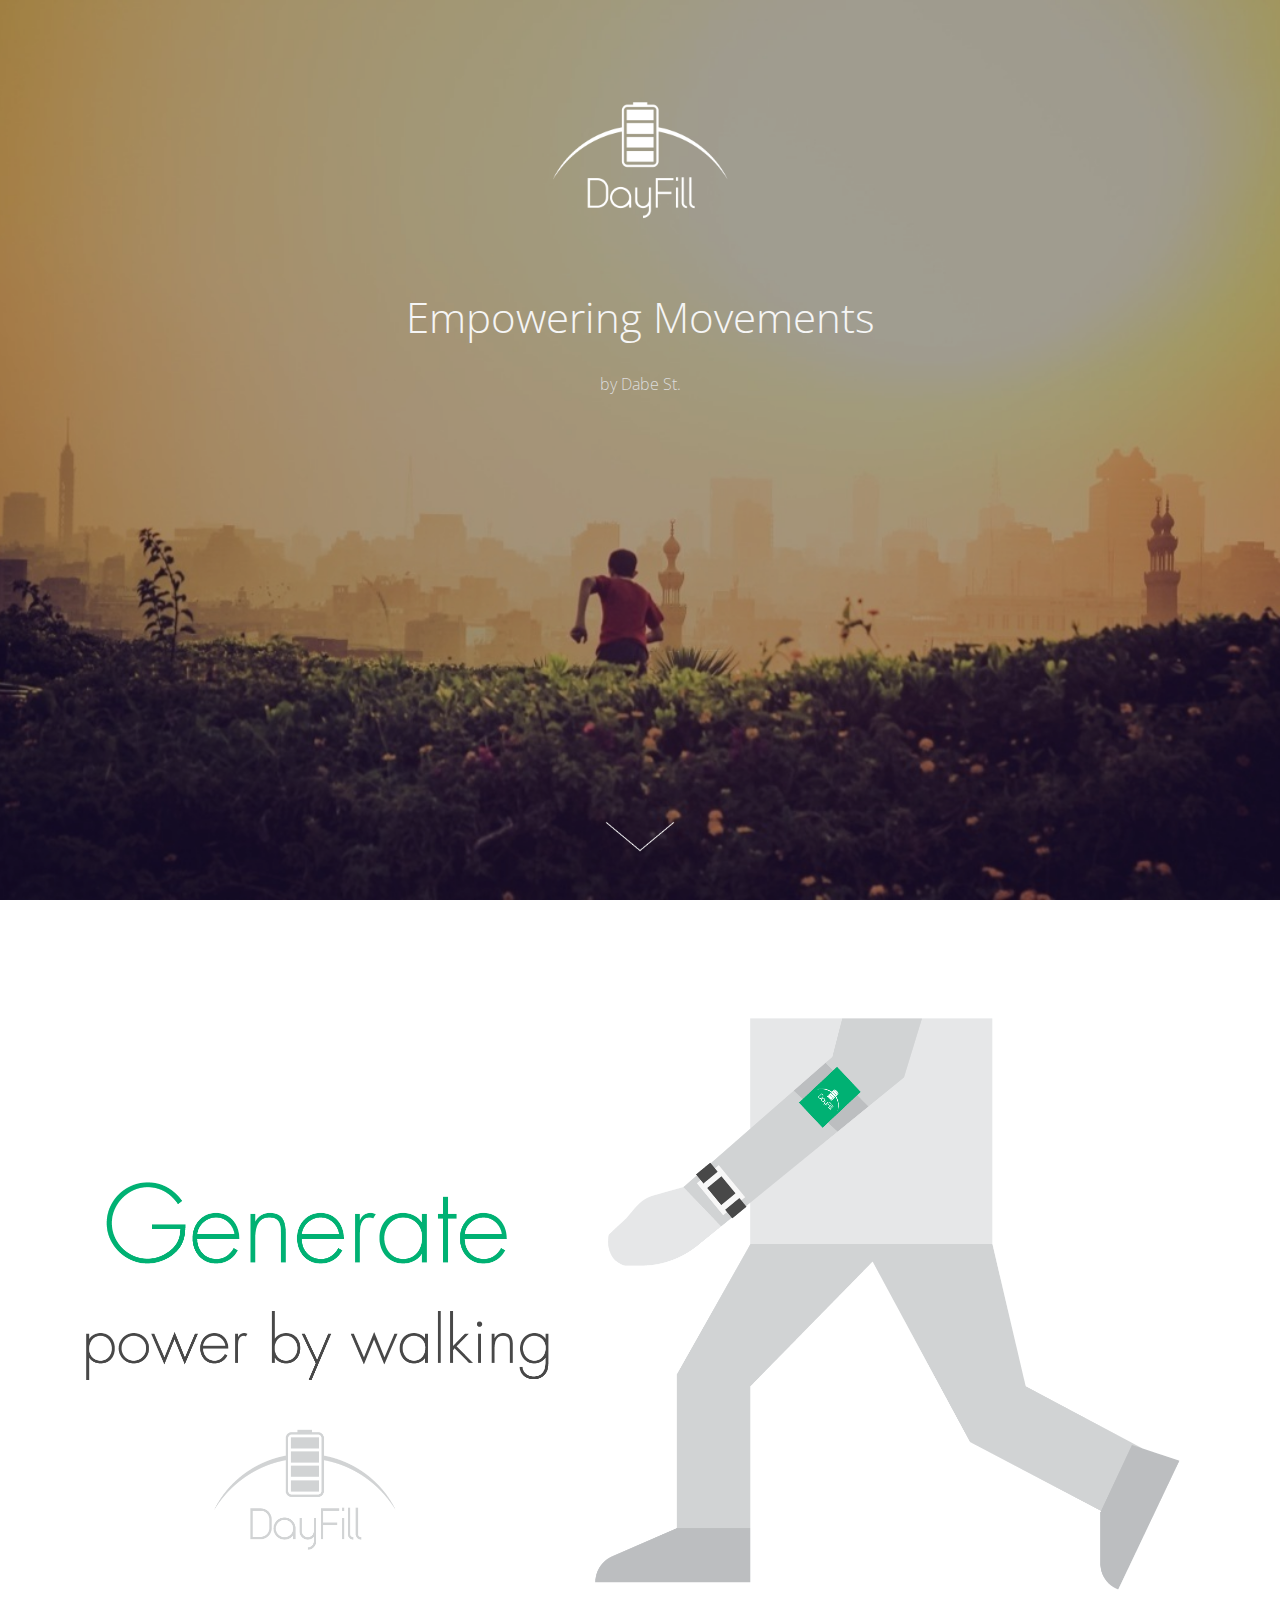
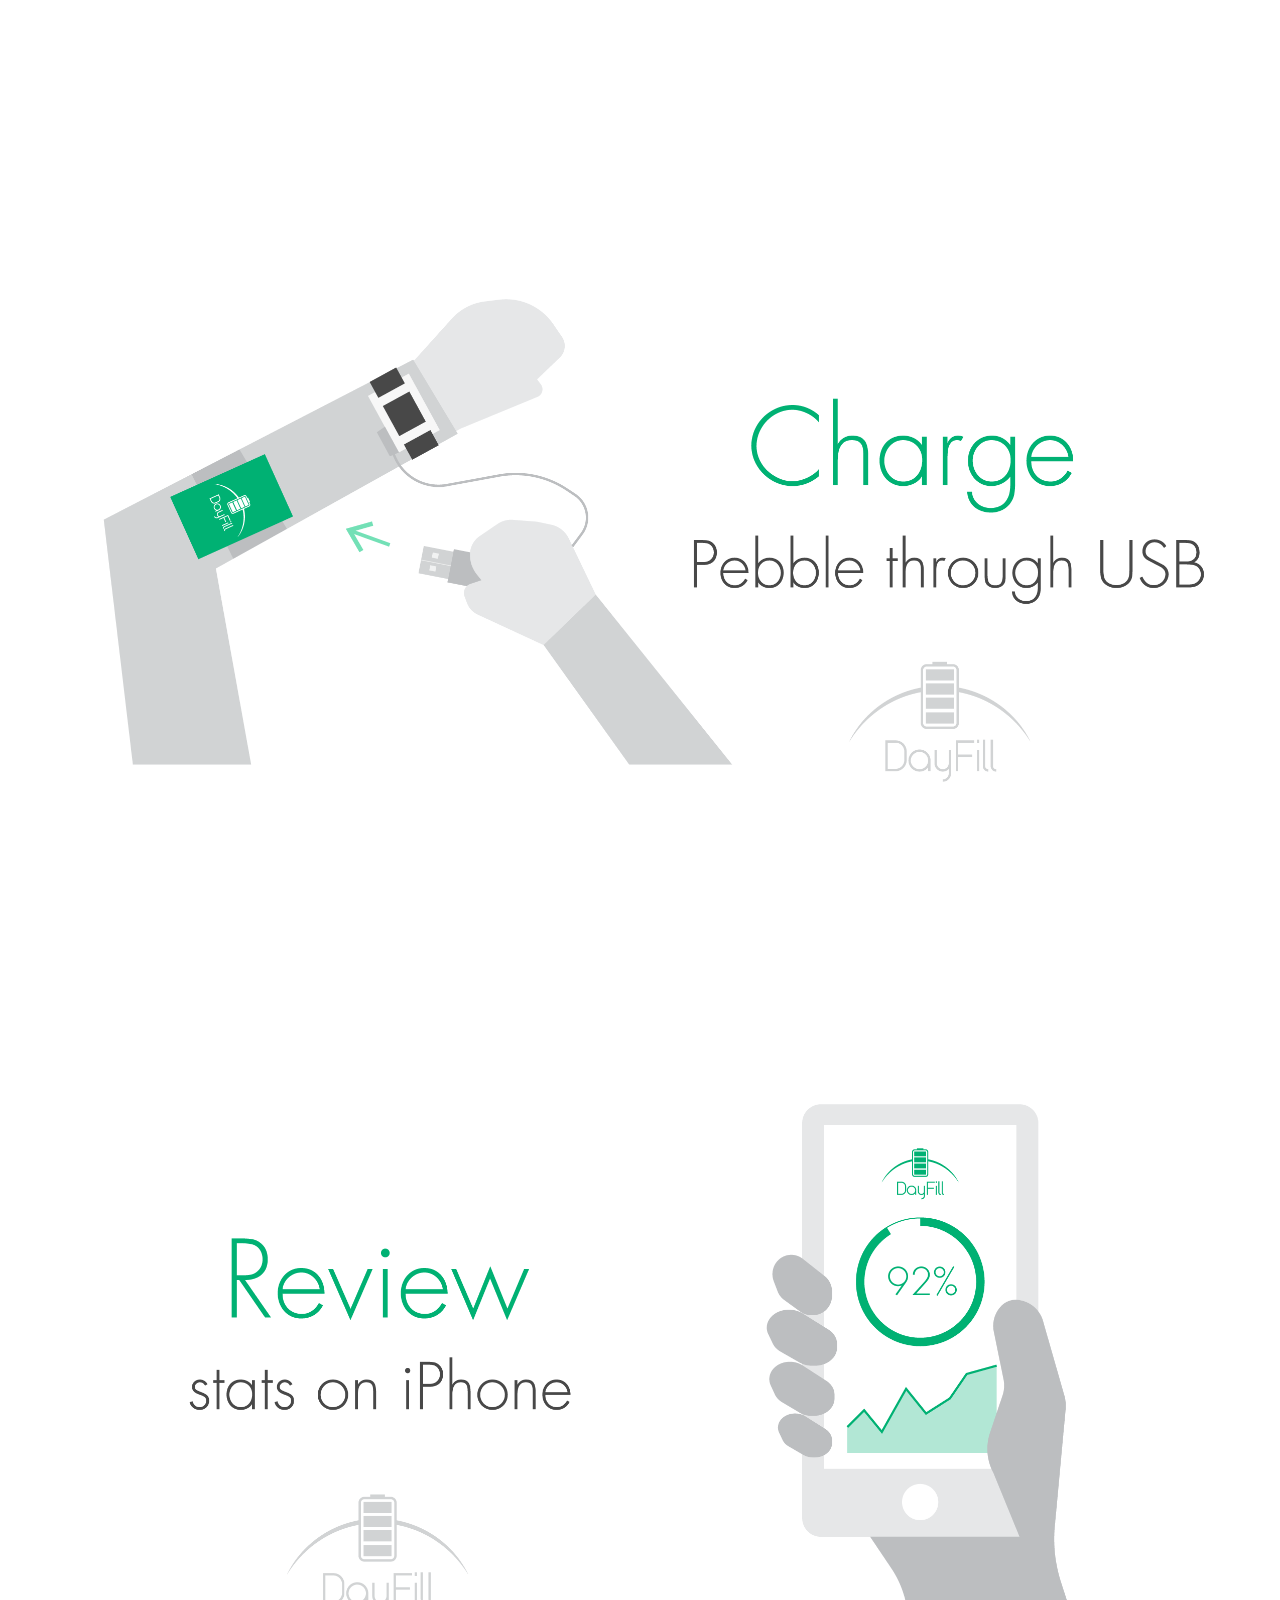
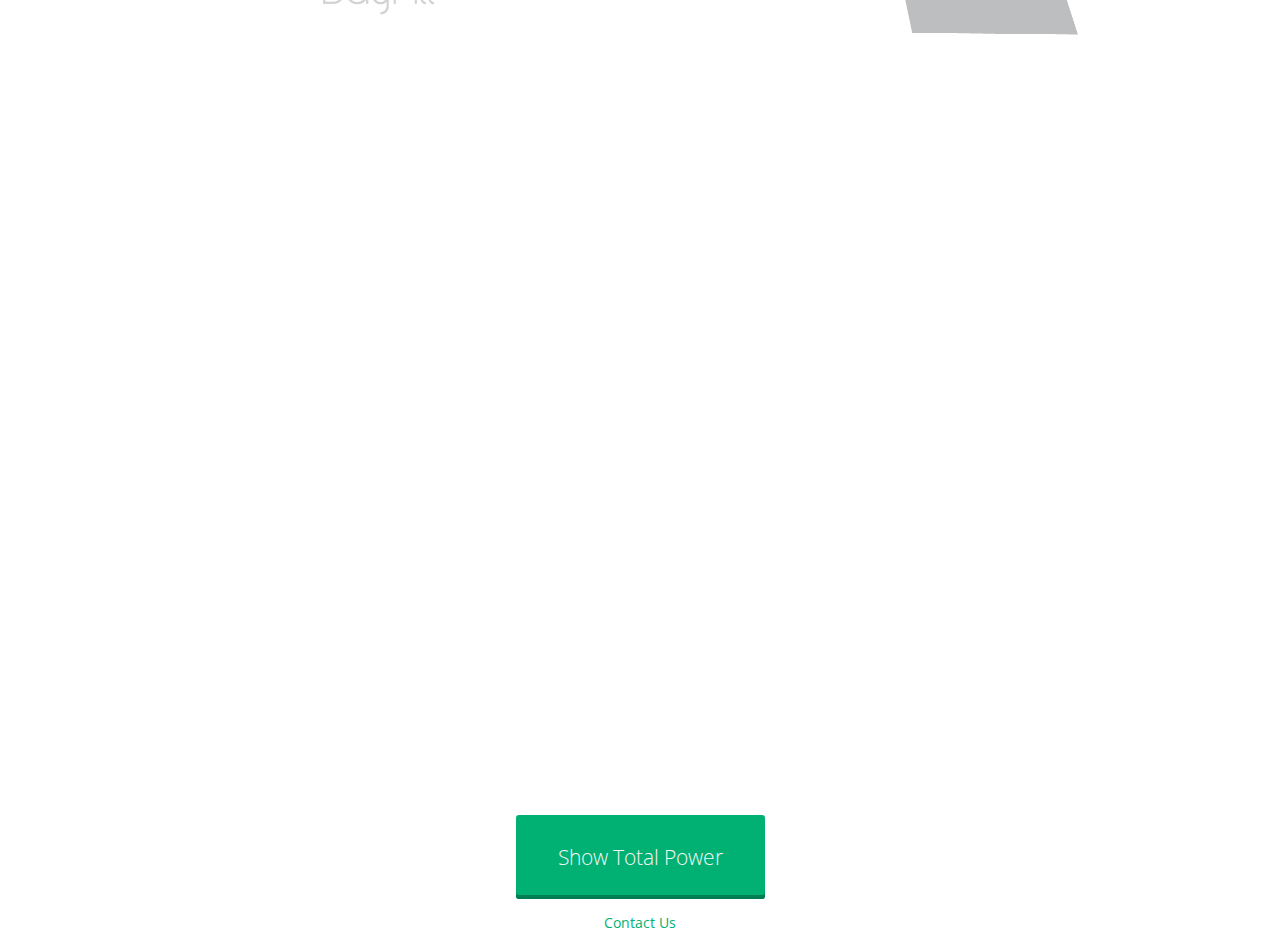
<file: index.html>
<!DOCTYPE html>
<html lang="en">
<head>
  <meta charset="utf-8">
  <meta name="viewport" content="width=device-width, initial-scale=1.0">
  <meta name="keywords" content="power, charger">
  <meta name="description" content="generate power by movement">
  <link rel="shortcut icon" type="image/png" href="images/favicon.png">
  <link rel="stylesheet" type="text/css" href="css/normalize.css">
  <link rel="stylesheet" type="text/css" href="css/style.css">
  <title>DayFill | Empowering Movements</title>
</head>
<body>
  <div class="full-width full-height bg-img">
    <div class="txt-center cover">
      <img class="home-logo" src="images/dayfill-logo.png" alt="dayfill logo">
      <h1 class="white-txt">Empowering Movements</h1>
      <h3 class="white-txt-d light">by Dabe St.</h3>
      <img class="arrow-icon" src="images/icon-arrowdown.png" alt="read more">
    </div>
  </div>
  <div class="full-width">
    <img src="images/workflow-1.png" alt="dayfill workflow">
    <img src="images/workflow-2.png" alt="dayfill workflow">
    <img src="images/workflow-3.png" alt="dayfill workflow">
    <iframe width="560" height="600" src="https://www.youtube.com/embed/jcjlaQ3no9M" frameborder="0" allowfullscreen></iframe>
  </div>
  <div class="txt-center margin-t3 margin-b5">
    <a class="button-large shadow" href="stats.html" target="_blank">Show Total Power</a>
    <h4 class="margin-t3"><a href="mailto:getdayfill@gmail.com">Contact Us</a></h4>
  </div>
  <script>
    (function(i,s,o,g,r,a,m){i['GoogleAnalyticsObject']=r;i[r]=i[r]||function(){
    (i[r].q=i[r].q||[]).push(arguments)},i[r].l=1*new Date();a=s.createElement(o),
    m=s.getElementsByTagName(o)[0];a.async=1;a.src=g;m.parentNode.insertBefore(a,m)
    })(window,document,'script','//www.google-analytics.com/analytics.js','ga');

    ga('create', 'UA-60809720-1', 'auto');
    ga('send', 'pageview');

  </script>
</body>
</html>
</file>
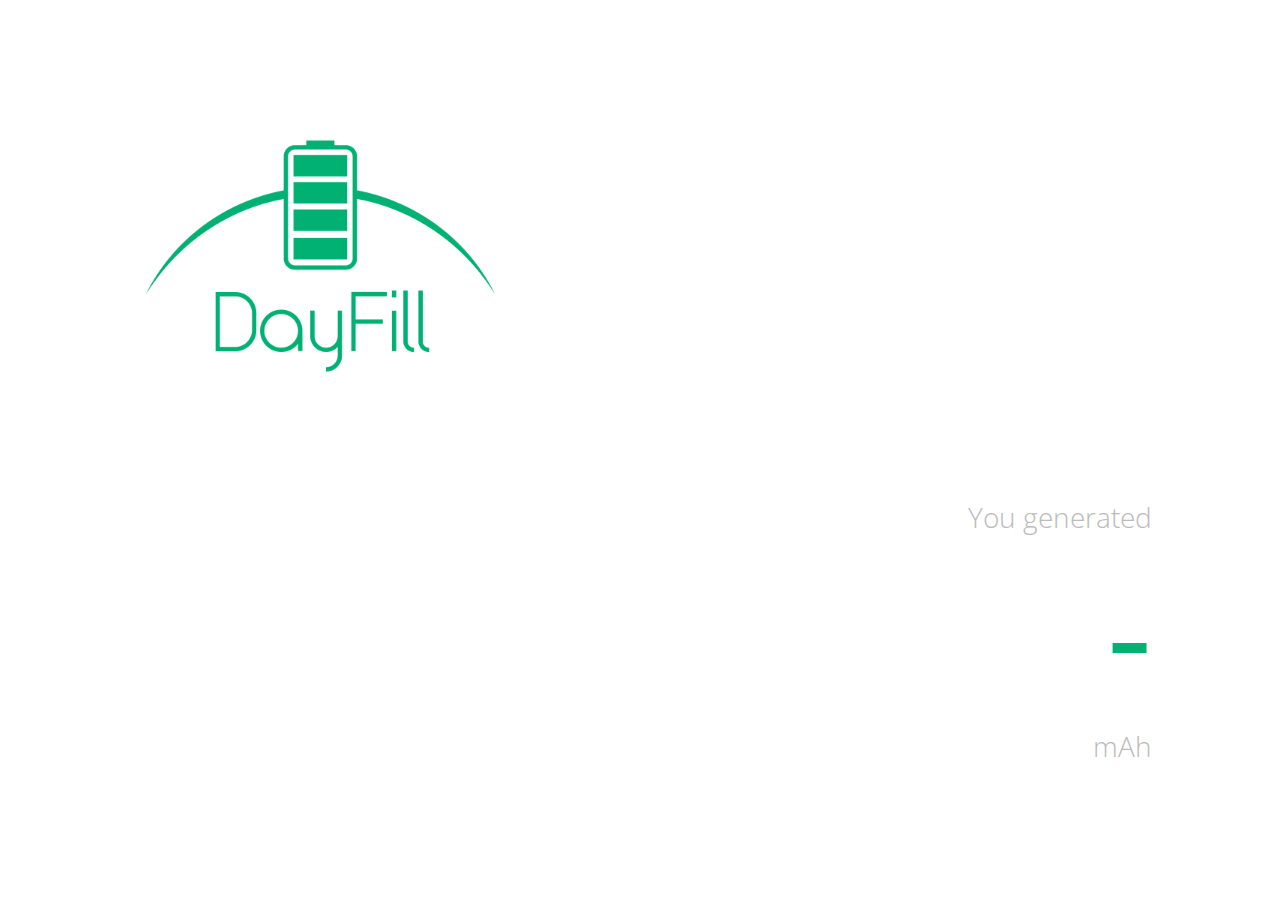
<file: stats.html>
<!DOCTYPE html>
<html lang="en">
<head>
  <meta charset="utf-8">
  <meta name="viewport" content="width=device-width, initial-scale=1.0">
  <meta name="keywords" content="power, charger">
  <meta name="description" content="generate power by movement">
  <link rel="shortcut icon" type="image/png" href="images/favicon.png">
  <link rel="stylesheet" type="text/css" href="css/normalize.css">
  <link rel="stylesheet" type="text/css" href="css/style.css">
  <title>DayFill | Empowering Movements</title>
</head>
<body>
  <div class="full-width full-height">
  <div class="stats-logo">
      <img class="home-logo" src="images/favicon.png" alt="dayfill logo">
    </div>
    <div class="stats">
      <h2 class="light clear-margin grey-txt">You generated</h2>
      <h1 class="pri-txt clear-margin" id="amount">-</h1>
      <h2 class="light clear-margin grey-txt">mAh</h2>
    </div>
  </div>
  <script src="https://code.jquery.com/jquery-1.11.2.min.js"></script>
  <script src="https://www.parsecdn.com/js/parse-1.3.5.min.js"></script>
  <script src="script/main.js"></script>
  <script>
    (function(i,s,o,g,r,a,m){i['GoogleAnalyticsObject']=r;i[r]=i[r]||function(){
    (i[r].q=i[r].q||[]).push(arguments)},i[r].l=1*new Date();a=s.createElement(o),
    m=s.getElementsByTagName(o)[0];a.async=1;a.src=g;m.parentNode.insertBefore(a,m)
    })(window,document,'script','//www.google-analytics.com/analytics.js','ga');

    ga('create', 'UA-60809720-1', 'auto');
    ga('send', 'pageview');

  </script>
</body>
</html>
</file>
<file: css/style.css>
@import url(http://fonts.googleapis.com/css?family=Open+Sans:300italic,400italic,600italic,700italic,800italic,700,300,600,800,400);
/* General Elements */
* {
  box-sizing: border-box; }

html, body {
  font-family: "Open Sans", sans-serif;
  height: 100%;
  color: #3c3c3c;
  font-size: 14px;
  background-color: white; }

h1, h3, h4, h5, h6, p {
  font-weight: 400; }

h1 {
  font-size: 3rem; }

h2 {
  font-size: 2rem;
  font-weight: 700; }

a {
  text-decoration: none;
  color: #00b173;
  transition: background 0.5s ease; }

a:hover {
  color: #00e494; }

a.white-txt:hover, a.pri-bg:hover, a.pri-bg-l:hover, a.pri-bg-d:hover, a.sec-bg:hover, a.sec-bg-l:hover, a.sec-bg-d:hover, a.ter-bg:hover, a.ter-bg-l:hover, a.ter-bg-d:hover, a.black-bg:hover, a.black-bg-l:hover, a.black-bg-d:hover {
  color: gainsboro; }

a.black-txt:hover {
  color: #090909; }

a.pri-txt:hover {
  color: #007e52; }

a.sec-txt:hover {
  color: #237059; }

a.ter-txt:hover {
  color: #04538b; }

a.white-txt-l:hover {
  color: #f5f5f5; }

a.black-txt-l:hover {
  color: #222; }

a.pri-txt-l:hover {
  color: #00b173; }

a.sec-txt-l:hover {
  color: #2F9778; }

a.ter-txt-l:hover {
  color: #0570bd; }

img {
  width: 100%; }

textarea, input, button, select, p, span, a, h1, h2, h3, h4, h5, h6, p {
  outline: none; }

strong {
  font-weight: 600; }

select {
  background: white;
  -moz-appearance: none;
  -webkit-appearance: none;
  font-size: 1rem;
  max-height: 3.5rem; }

option {
  height: 1rem; }

textarea {
  resize: vertical; }

input::-webkit-calendar-picker-indicator {
  display: none; }

/* List */
ul {
  padding-left: 1rem; }

li {
  margin-top: 1rem;
  margin-bottom: 1rem; }

/* Size Helpers */
.full-width {
  width: 100%; }

.full-height {
  height: 100%; }

.full-size {
  width: 100%;
  height: 100%; }

.min-height-10 {
  min-height: 10rem; }

.height-20 {
  height: 20rem; }

.height-30 {
  height: 30rem; }

.height-40 {
  height: 40rem; }

.container {
  max-width: 80rem;
  margin-left: auto;
  margin-right: auto;
  overflow: auto; }

.container-s {
  max-width: 40rem;
  margin-left: auto;
  margin-right: auto;
  overflow: hidden; }

.hidden {
  display: none;
  width: 0;
  height: 0; }

/* Position Helpers */
.pull-left {
  float: left; }

.pull-right {
  float: right; }

.clear-float {
  clear: both; }

.inline {
  display: inline-block; }

.middle {
  vertical-align: middle; }

/* Layer Helpers */
.fix {
  position: fixed;
  overflow: auto; }

.absolute {
  position: absolute; }

.layer-0 {
  z-index: 0; }

.layer-1 {
  z-index: 1; }

.layer-2 {
  z-index: 2; }

/* Background Helpers */
.pri-bg {
  background-color: #00b173; }

.pri-bg-l {
  background-color: #00e494; }

.pri-bg-d {
  background-color: #007e52; }

.sec-bg {
  background-color: #2F9778; }

.sec-bg-l {
  background-color: #3bbe97; }

.sec-bg-d {
  background-color: #237059; }

.ter-bg {
  background-color: #0570bd; }

.ter-bg-l {
  background-color: #068def; }

.ter-bg-d {
  background-color: #04538b; }

.black-bg {
  background-color: #222; }

.black-bg-l {
  background-color: #3c3c3c; }

.black-bg-d {
  background-color: #090909; }

.white-bg {
  background-color: #f5f5f5; }

.white-bg-l {
  background-color: white; }

.white-bg-d {
  background-color: gainsboro; }

/* Text Helpers */
.txt-center {
  text-align: center; }

.txt-left {
  text-align: left; }

.txt-right {
  text-align: right; }

.white-txt, .pri-bg, .pri-bg-l, .pri-bg-d, .sec-bg, .sec-bg-l, .sec-bg-d, .ter-bg, .ter-bg-l, .ter-bg-d, .black-bg, .black-bg-l, .black-bg-d {
  color: #f5f5f5;
  font-weight: 300; }

.white-txt-l {
  color: white;
  font-weight: 300; }

.white-txt-d {
  color: gainsboro;
  font-weight: 300; }

.black-txt {
  color: #222; }

.black-txt-l {
  color: #3c3c3c; }

.black-txt-d {
  color: #090909; }

.grey-txt {
  color: #bbb; }

.pri-txt {
  color: #00b173; }

.pri-txt-l {
  color: #00e494; }

.pri-txt-d {
  color: #007e52; }

.sec-txt {
  color: #2F9778; }

.sec-txt-l {
  color: #3bbe97; }

.sec-txt-d {
  color: #237059; }

.ter-txt {
  color: #0570bd; }

.ter-txt-l {
  color: #068def; }

.ter-txt-d {
  color: #04538b; }

.light {
  font-weight: 300; }

.normal {
  font-weight: 400; }

.semi {
  font-weight: 600; }

.bold {
  font-weight: 700; }

.extra {
  font-weight: 800; }

/* Gap Helpers */
.clear-margin {
  margin: 0; }

.clear-margin-t {
  margin-top: 0; }

.clear-margin-b {
  margin-bottom: 0; }

.clear-padding {
  padding: 0; }

.clear-all {
  margin: 0;
  padding: 0; }

.padding-1 {
  padding: 1rem; }

.padding-t1 {
  padding-top: 1rem; }

.padding-l1 {
  padding-left: 1rem; }

.padding-r1 {
  padding-right: 1rem; }

.padding-b1 {
  padding-bottom: 1rem; }

.padding-l1r1 {
  padding-left: 1rem;
  padding-right: 1rem; }

.padding-t1b1 {
  padding-top: 1rem;
  padding-bottom: 1rem; }

.padding-t2b2 {
  padding-top: 2rem;
  padding-bottom: 2rem; }

.padding-l2r2 {
  padding-left: 1rem;
  padding-right: 1rem; }

.padding-2 {
  padding: 2rem; }

.padding-l2 {
  padding-left: 2rem; }

.padding-r2 {
  padding-right: 2rem; }

.padding-t2 {
  padding-top: 2rem; }

.padding-b2 {
  padding-bottom: 2rem; }

.margin-1 {
  margin: 1rem; }

.margin-2 {
  margin: 2rem; }

.margin-t1 {
  margin-top: 1rem; }

.margin-t2 {
  margin-top: 2rem; }

.margin-t3 {
  margin-top: 3rem; }

.margin-t4 {
  margin-top: 4rem; }

.margin-b1 {
  margin-bottom: 1rem; }

.margin-b2 {
  margin-bottom: 2rem; }

.margin-b3 {
  margin-bottom: 3rem; }

.margin-b4 {
  margin-bottom: 4rem; }

.margin-b5 {
  margin-bottom: 5rem; }

.margin-l1 {
  margin-left: 1rem; }

.margin-l2 {
  margin-left: 2rem; }

.margin-l3 {
  margin-left: 3rem; }

.margin-r1 {
  margin-right: 1rem; }

.margin-r2 {
  margin-right: 2rem; }

.margin-r3 {
  margin-right: 3rem; }

.margin-l1t1 {
  margin-left: 1rem;
  margin-top: 1rem; }

.margin-t1b1 {
  margin-top: 1rem;
  margin-bottom: 1rem; }

.margin-t1r1 {
  margin-top: 1rem;
  margin-right: 1rem; }

.margin-r1b1 {
  margin-right: 1rem;
  margin-bottom: 1rem; }

.margin-l1r1, .crs button {
  margin-left: 1rem;
  margin-right: 1rem; }

.margin-l1t2 {
  margin-left: 1rem;
  margin-top: 2rem; }

.margin-t2b2 {
  margin-top: 2rem;
  margin-bottom: 2rem; }

.margin-t2r2 {
  margin-top: 2rem;
  margin-right: 2rem; }

.margin-l2r2 {
  margin-left: 2rem;
  margin-right: 2rem; }

/* Border Helper */
.white-bd {
  border: 1px solid #f5f5f5; }

.white-bd-l, .img-border {
  border: 1px solid white; }

.white-bd-d, input, textarea {
  border: 1px solid gainsboro; }

.black-bd {
  border: 1px solid #222; }

.black-bd-l {
  border: 1px solid #3c3c3c; }

.black-bd-d {
  border: 1px solid #090909; }

.grey-bd, input:focus, textarea:focus {
  border: 1px solid #bbb; }

.pri-bd {
  border: 1px solid #00b173; }

.pri-bd-l, .flash-pri {
  border: 1px solid #00e494; }

.pri-bd-d {
  border: 1px solid #007e52; }

.sec-bd {
  border: 1px solid #2F9778; }

.sec-bd-l, .flash-sec {
  border: 1px solid #3bbe97; }

.sec-bd-d {
  border: 1px solid #237059; }

.ter-bd {
  border: 1px solid #0570bd; }

.ter-bd-l, .flash-ter {
  border: 1px solid #068def; }

.ter-bd-d {
  border: 1px solid #04538b; }

.shadow-lb, .card {
  box-shadow: -1px 2px 12px -5px #3c3c3c; }

[class*='col-'] {
  float: left; }

/* Basic Grids */
.col-1of1 {
  width: 100%; }

.col-1of3 {
  width: 33.33333%; }

.col-2of3 {
  width: 66.66667%; }

.col-1of4 {
  width: 25%; }

.col-1of2 {
  width: 50%; }

.col-3of4 {
  width: 75%; }

.col-1of5 {
  width: 20%; }

.col-2of5 {
  width: 40%; }

.col-3of5 {
  width: 60%; }

.col-4of5 {
  width: 80%; }

.col-1of7 {
  width: 14.28571%; }

.col-2of7 {
  width: 28.57143%; }

.col-3of7 {
  width: 42.85714%; }

.col-4of7 {
  width: 57.14286%; }

.col-5of7 {
  width: 71.42857%; }

.col-6of7 {
  width: 85.71429%; }

/* Gap Grids */
.col-1of1-g {
  width: 98%;
  margin-left: 1%;
  margin-right: 1%; }

.col-1of3-g {
  width: 31.33333%;
  margin-left: 1%;
  margin-right: 1%; }

.col-2of3-g {
  width: 64.66667%;
  margin-left: 1%;
  margin-right: 1%; }

.col-1of4-g {
  width: 23%;
  margin-left: 1%;
  margin-right: 1%; }

.col-1of2-g {
  width: 48%;
  margin-left: 1%;
  margin-right: 1%; }

.col-3of4-g {
  width: 73%;
  margin-left: 1%;
  margin-right: 1%; }

.col-1of5-g {
  width: 18%;
  margin-left: 1%;
  margin-right: 1%; }

.col-2of5-g {
  width: 38%;
  margin-left: 1%;
  margin-right: 1%; }

.col-3of5-g {
  width: 58%;
  margin-left: 1%;
  margin-right: 1%; }

.col-4of5-g {
  width: 78%;
  margin-left: 1%;
  margin-right: 1%; }

.col-1of7-g {
  width: 12.28571%;
  margin-left: 1%;
  margin-right: 1%; }

.col-2of7-g {
  width: 26.57143%;
  margin-left: 1%;
  margin-right: 1%; }

.col-3of7-g {
  width: 40.85714%;
  margin-left: 1%;
  margin-right: 1%; }

.col-4of7-g {
  width: 55.14286%;
  margin-left: 1%;
  margin-right: 1%; }

.col-5of7-g {
  width: 69.42857%;
  margin-left: 1%;
  margin-right: 1%; }

.col-6of7-g {
  width: 83.71429%;
  margin-left: 1%;
  margin-right: 1%; }

/* Offset Grids */
.push-1of3 {
  margin-left: 33.33333%; }

.push-2of3 {
  margin-left: 66.66667%; }

.push-1of4 {
  margin-left: 25%; }

.push-3of4 {
  margin-left: 75%; }

.push-1of2 {
  margin-left: 50%; }

.push-1of5 {
  margin-left: 20%; }

.push-2of5 {
  margin-left: 40%; }

.push-3of5 {
  margin-left: 60%; }

.push-4of5 {
  margin-left: 80%; }

.push-1of7 {
  margin-left: 14.28571%; }

.push-2of7 {
  margin-left: 28.57143%; }

.push-3of7 {
  margin-left: 42.85714%; }

.push-4of7 {
  margin-left: 57.14286%; }

.push-5of7 {
  margin-left: 71.42857%; }

.push-6of7 {
  margin-left: 85.71429%; }

/* Buttons */
button, .button, button:hover, .button:hover, a.button:hover, .button-pri, .button-pri:hover, a.button-pri:hover, .button-large, .button-sec, .button-sec:hover, a.button-sec:hover, .button-ter, .button-ter:hover, a.button-ter:hover {
  color: #f5f5f5;
  background: #222;
  border: 0px solid #090909;
  border-radius: 3px;
  padding: 1rem;
  transition: background 0.5s ease; }

button.shadow {
  box-shadow: inset 0 -4px 0 #090909; }

button:hover, .button:hover, button:hover, a.button:hover, .button-pri:hover, a.button-pri:hover, .button-large:hover, .button-sec:hover, a.button-sec:hover, .button-ter:hover, a.button-ter:hover, a.button:hover, a.button-pri:hover, a.button-large:hover, a.button-sec:hover, a.button-ter:hover {
  background: #3c3c3c; }

.button-pri, .button-pri:hover, a.button-pri:hover, .button-large {
  background: #00b173; }

.button-pri.shadow, a.shadow.button-pri:hover, .shadow.button-large {
  box-shadow: inset 0 -4px 0 #007e52; }

.button-pri:hover, a.button-pri:hover, .button-large:hover, a.button-pri:hover, a.button-large:hover {
  background: #00e494; }

.button-sec, .button-sec:hover, a.button-sec:hover {
  background: #2F9778; }

.button-sec.shadow, a.shadow.button-sec:hover {
  box-shadow: inset 0 -4px 0 #237059; }

.button-sec:hover, a.button-sec:hover, a.button-sec:hover {
  background: #3bbe97; }

.button-ter, .button-ter:hover, a.button-ter:hover {
  background: #0570bd; }

.button-ter.shadow, a.shadow.button-ter:hover {
  box-shadow: inset 0 -4px 0 #04538b; }

.button-ter:hover, a.button-ter:hover, a.button-ter:hover {
  background: #068def; }

.wide, .wide:hover {
  padding-left: 3rem;
  padding-right: 3rem; }

.square, .square:hover {
  border-radius: 0; }

button:disabled {
  color: #f5f5f5;
  background: #bbb; }

button.clear {
  background: none;
  padding: 0; }

/* Forms */
input, textarea {
  border-radius: 3px;
  padding: 1rem;
  transition: border 0.5s ease; }

/* arrows */
.card {
  margin: 1rem; }

.img-border {
  border-width: 10px; }

.bg-img-fix {
  background: url(../images/bg.jpg) no-repeat center center fixed;
  background-size: cover; }

.bg-img {
  background: url(../images/bg.jpg) no-repeat center center;
  background-size: cover;
  position: relative; }

.cover {
  background-color: rgba(0, 0, 0, 0.3);
  width: 100%;
  height: 100%;
  position: absolute;
  top: 0; }

.center-v {
  position: relative;
  top: 50%;
  transform: translateY(-100%); }

.bg-video {
  position: relative;
  overflow: hidden; }

video#bgvid {
  min-width: 100%;
  min-height: 100%;
  z-index: -1; }

.flash-pri {
  padding: 1rem;
  background-color: #00b173;
  color: #f5f5f5; }

.flash-sec {
  padding: 1rem;
  background-color: #2F9778;
  color: #f5f5f5; }

.flash-ter {
  padding: 1rem;
  background-color: #0570bd;
  color: #f5f5f5; }

nav > ul > li {
  display: inline-block;
  margin: 1rem; }

.pri-bg > ul > li > a, .sec-bg > ul > li > a, .ter-bg > ul > li > a {
  color: #f5f5f5; }

.pri-bg > ul > li > a:hover, .sec-bg > ul > li > a:hover, .ter-bg > ul > li > a:hover {
  color: white; }

.circle {
  border-radius: 50%; }

.round {
  border-radius: 1rem; }

.nav-bar {
  width: 100%;
  box-shadow: 0px 2px 10px -5px rgba(100, 100, 100, 0.5); }

.dropdown {
  cursor: pointer;
  position: relative;
  float: left; }

.dropdown > ul {
  box-shadow: 0px 2px 10px -5px rgba(100, 100, 100, 0.5);
  cursor: pointer;
  position: absolute;
  right: 0;
  padding-left: 0;
  display: none;
  list-style-type: none;
  text-align: left;
  white-space: nowrap;
  z-index: 1; }

.dropdown > ul > li {
  margin: 0;
  padding: 0; }

.dropdown:hover > ul {
  display: block; }

.dropdown > ul > li > a {
  color: #3c3c3c;
  padding: 1rem 2rem;
  display: block; }

.dropdown > ul > li > a:hover {
  color: #222; }

.dropdown:hover > ul > li:hover {
  background-color: #f5f5f5;
  color: #222; }

.pointer {
  position: absolute;
  border-style: solid;
  border-width: 0 25px 15px;
  border-color: #fff transparent;
  display: block;
  width: 0;
  z-index: 1;
  top: -15px;
  left: 70px; }

.content-break::before {
  content: "";
  display: inline-block;
  height: 1px;
  vertical-align: middle;
  width: 25%;
  margin-right: 2rem;
  background-color: gainsboro; }

.content-break::after {
  content: "";
  display: inline-block;
  height: 1px;
  vertical-align: middle;
  width: 25%;
  margin-left: 2rem;
  background-color: gainsboro; }

.arrow-up {
  width: 0;
  height: 0;
  border-left: 10px solid transparent;
  border-right: 10px solid transparent;
  border-bottom: 10px solid #222; }

.arrow-down {
  width: 0;
  height: 0;
  border-left: 10px solid transparent;
  border-right: 10px solid transparent;
  border-top: 10px solid #222; }

.arrow-left {
  width: 0;
  height: 0;
  border-top: 10px solid transparent;
  border-bottom: 10px solid transparent;
  border-right: 10px solid #222; }

.arrow-right {
  width: 0;
  height: 0;
  border-top: 10px solid transparent;
  border-bottom: 10px solid transparent;
  border-left: 10px solid #222; }

.crs {
  width: 500px;
  height: 500px;
  position: relative;
  overflow: hidden; }

.crs-img {
  height: 100%;
  width: 100%;
  position: absolute; }

.crs button {
  font-size: 2rem;
  font-weight: 300;
  position: absolute;
  top: 45%;
  opacity: 0;
  transition: opacity .5s linear;
  padding: 1rem; }

.crs:hover button {
  opacity: .7; }

.crs button.left {
  left: 0; }

.crs button.right {
  right: 0; }

.overlay {
  background-color: #222;
  width: 100%;
  height: 100%;
  position: fixed;
  opacity: 0.9;
  top: 0;
  left: 0;
  text-align: center; }

.modal {
  display: none; }

.modal > .content {
  background-color: #f5f5f5;
  width: 50%;
  position: fixed;
  top: 50%;
  transform: translateY(-50%);
  padding: 2rem; }

.cover {
  height: 100%; }

.home-logo {
  width: 15%;
  margin-top: 5%; }

.arrow-icon {
  position: absolute;
  width: 6%;
  bottom: 5%;
  left: 47%; }

.button-large {
  padding: 2rem 3rem;
  font-size: 1.5rem;
  font-weight: 100;
  color: #f5f5f5; }

.button-large:hover {
  color: #f5f5f5; }

.stats-logo {
  position: absolute;
  top: 5%;
  left: 10%;
  width: 30%; }

.stats-logo img {
  width: 100%; }

.stats {
  position: absolute;
  bottom: 15%;
  right: 10%;
  text-align: right; }

.stats h1 {
  font-size: 10rem; }

iframe {
  width: 100%; }

/*# sourceMappingURL=style.css.map */
</file>
